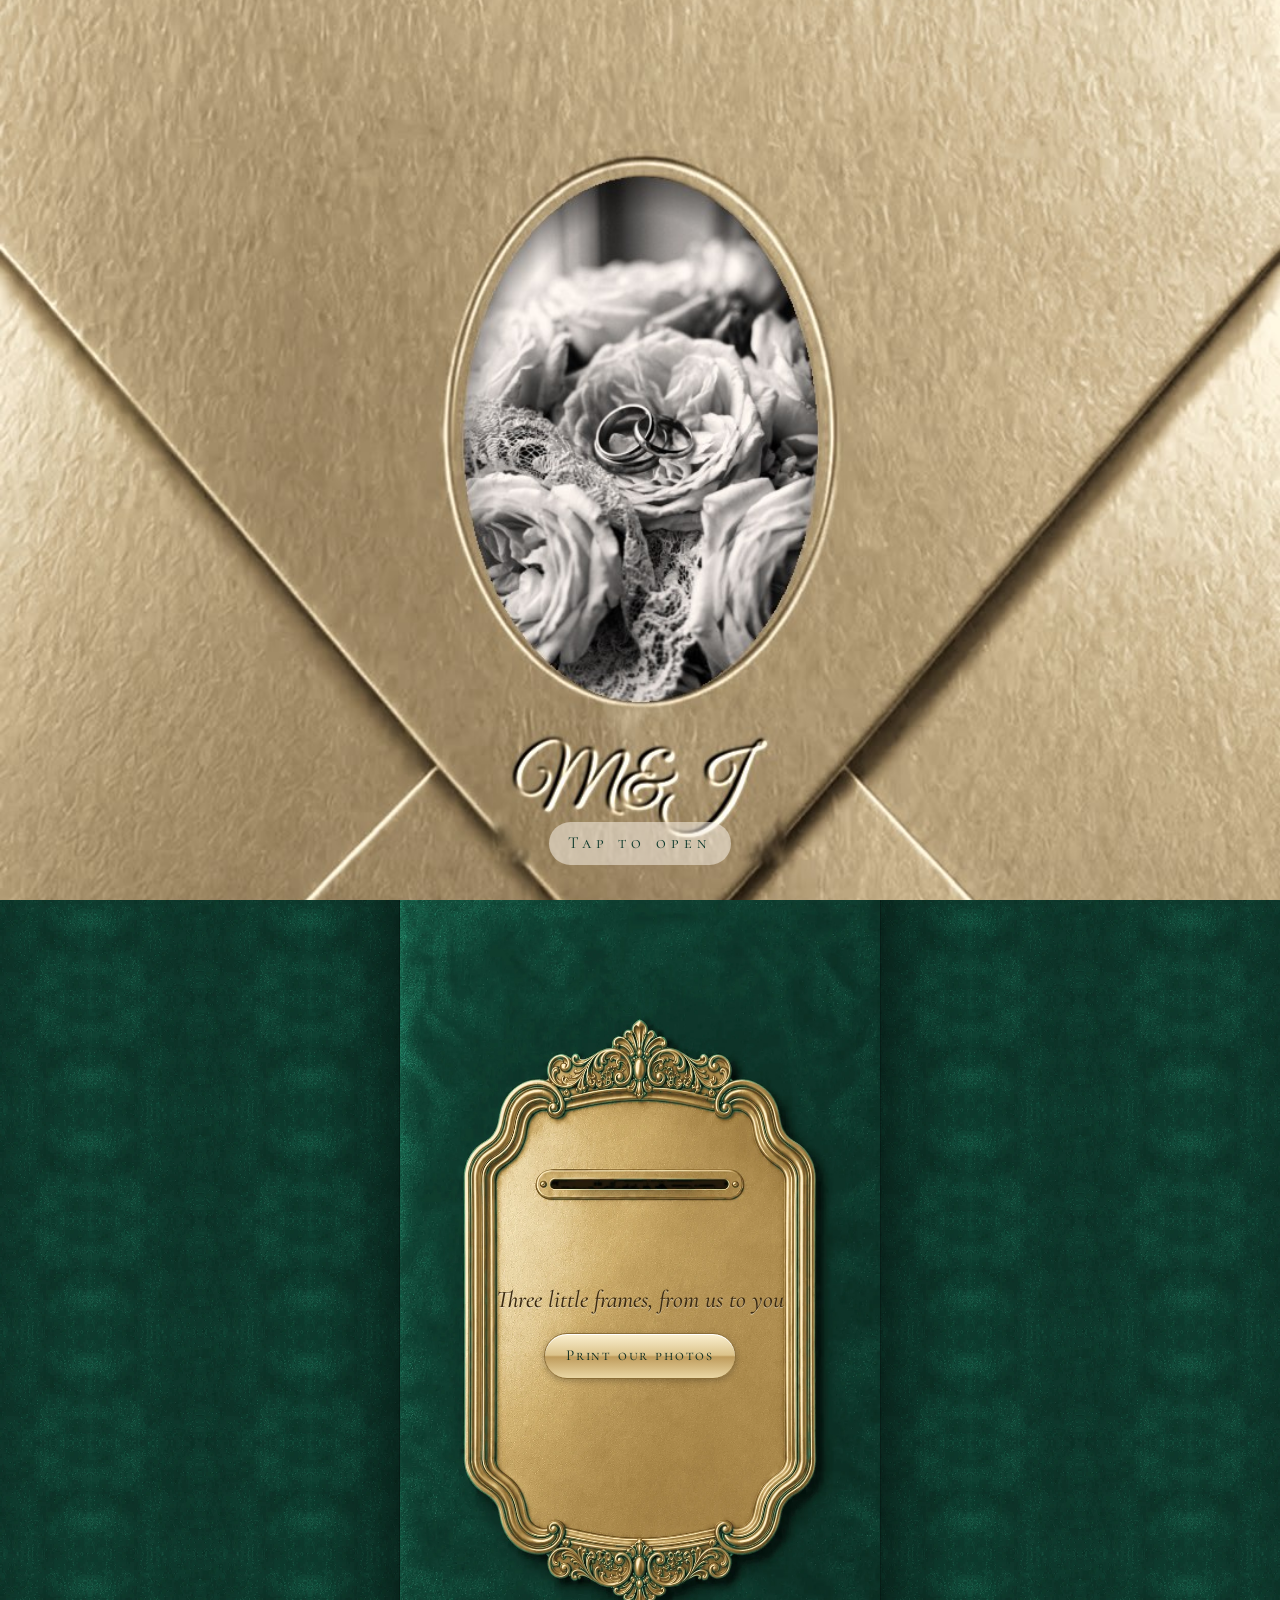
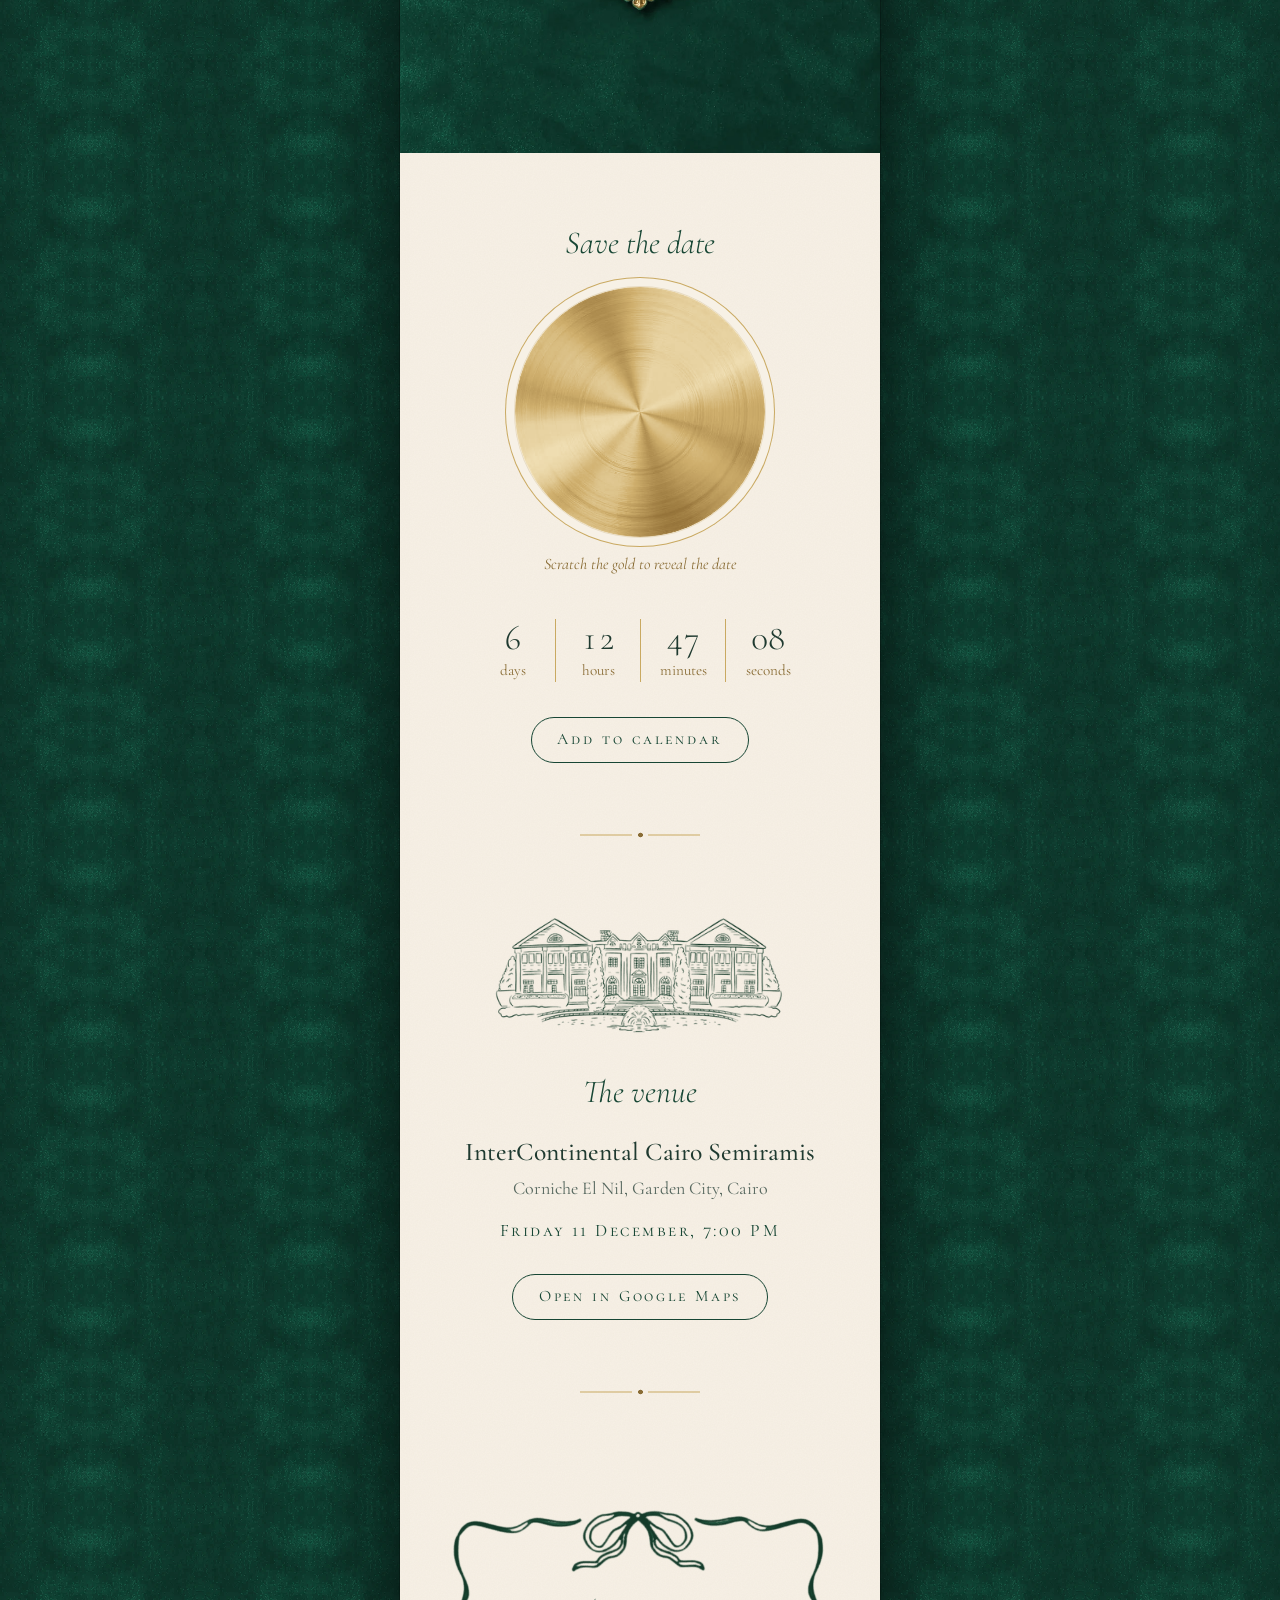
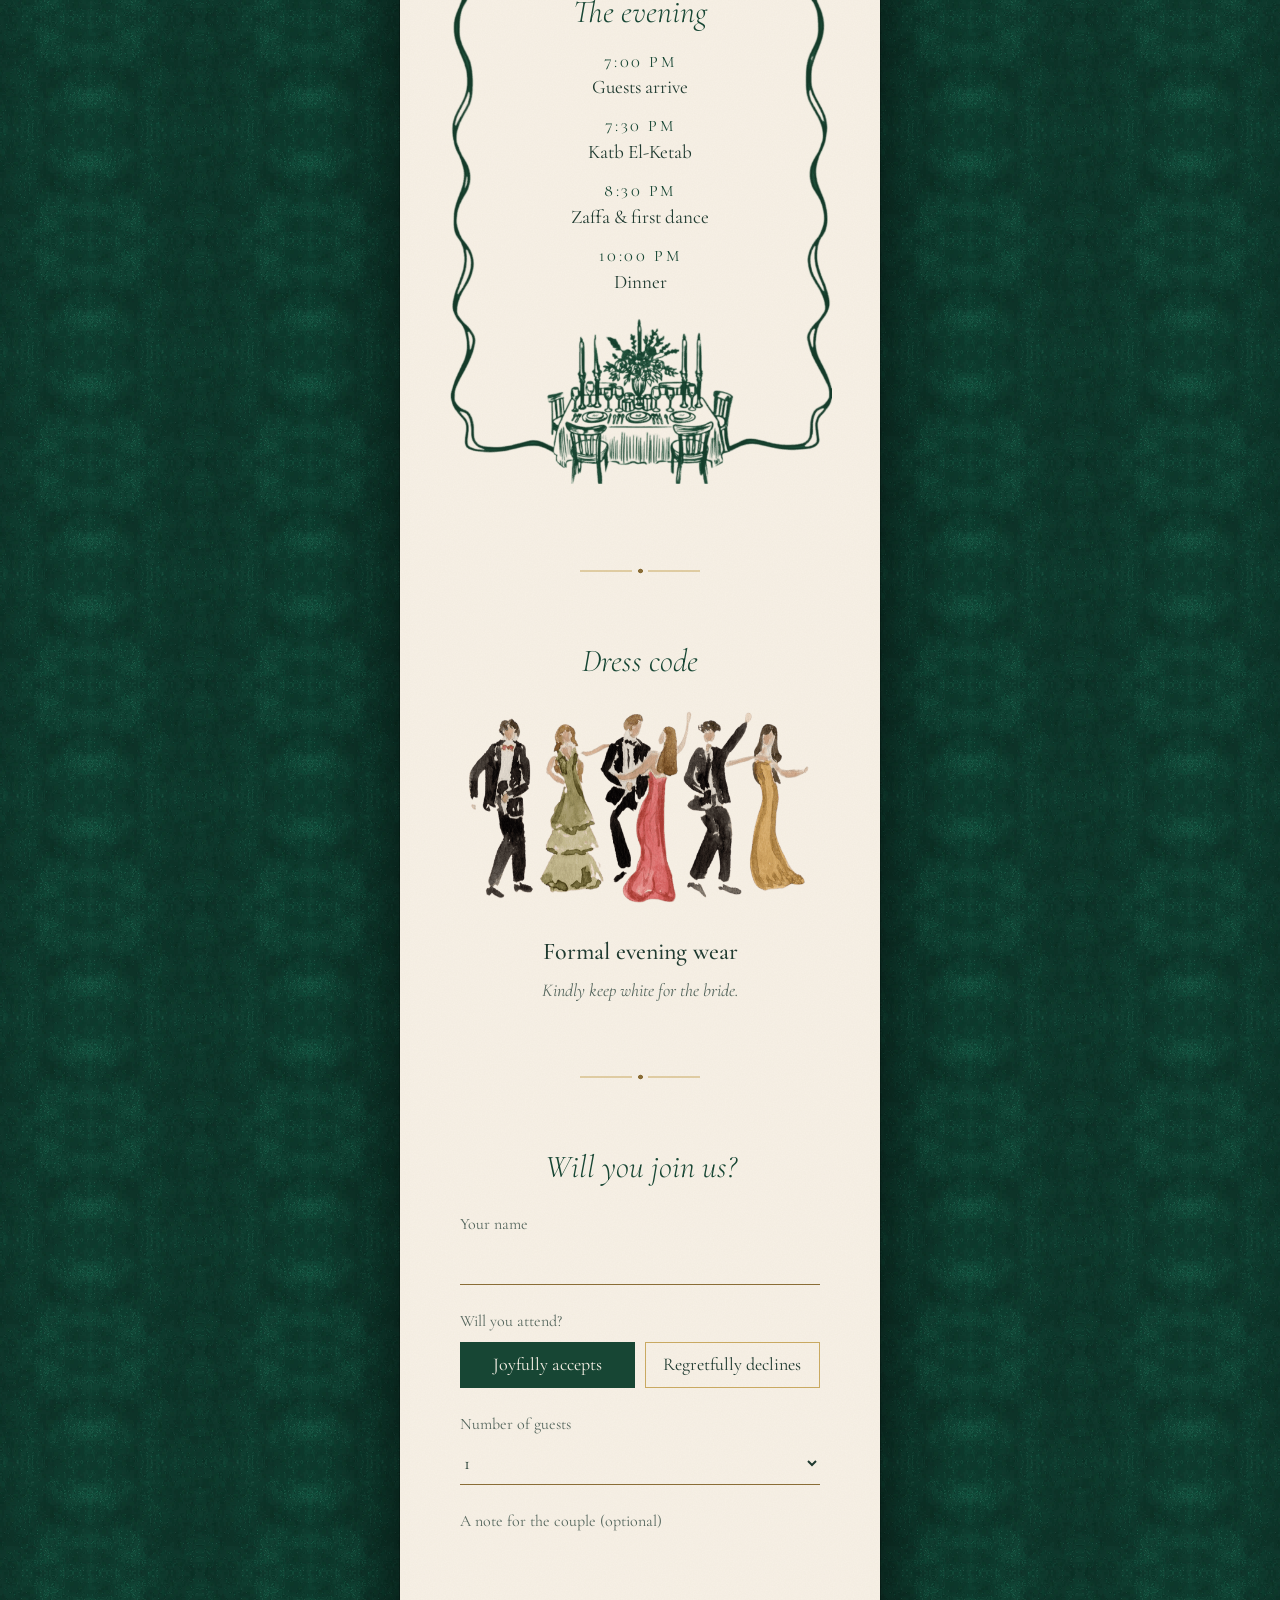
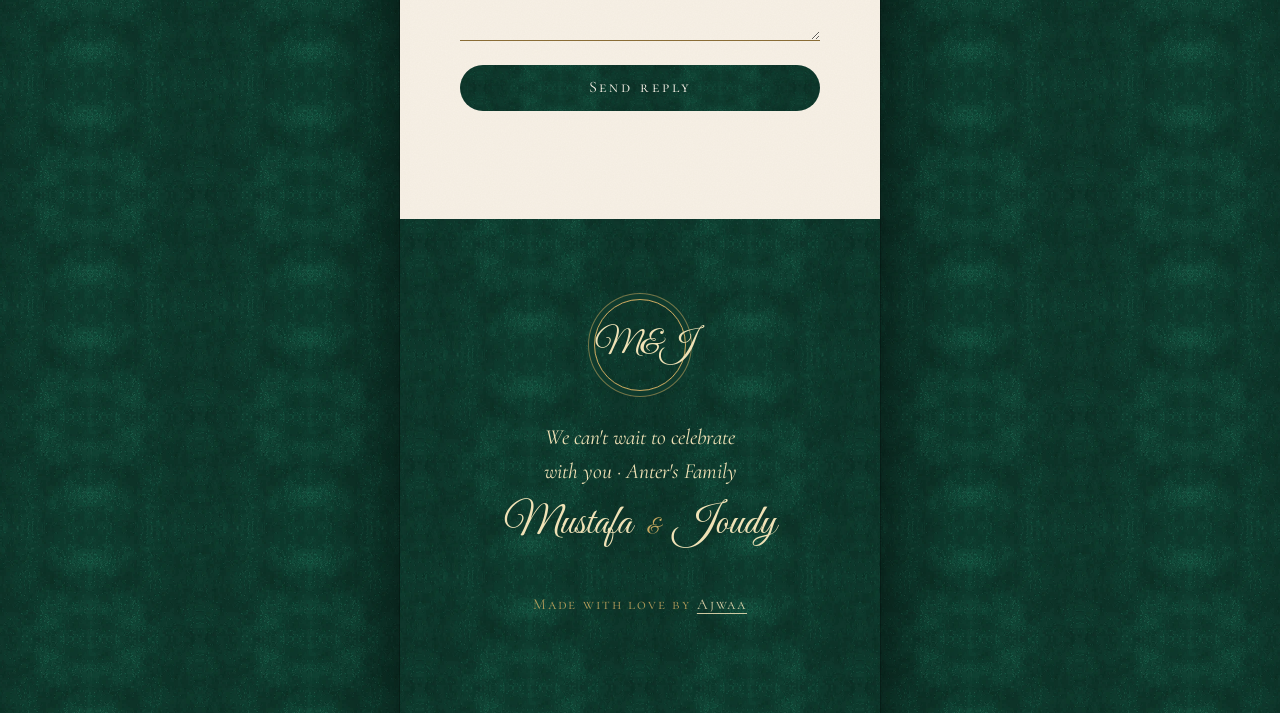
<file: index.html>
<!doctype html>
<html lang="en" dir="ltr">
<head>
  <meta charset="utf-8">
  <meta name="viewport" content="width=device-width, initial-scale=1, viewport-fit=cover">
  <meta name="theme-color" content="#0f3b2e">
  <meta name="color-scheme" content="only light">
  <title>Mustafa &amp; Joudy</title>
  <meta name="description" content="Mustafa &amp; Joudy · 11 December 2026 · InterContinental Cairo Semiramis">
  <meta property="og:type" content="website">
  <meta property="og:title" content="You're invited">
  <meta property="og:image" content="assets/images/og-card.jpg">
  <link rel="icon" href="assets/images/favicon.png">
  <link rel="preconnect" href="https://fonts.googleapis.com">
  <link rel="preconnect" href="https://fonts.gstatic.com" crossorigin>
  <link rel="stylesheet" href="https://fonts.googleapis.com/css2?family=Cormorant+Garamond:ital,wght@0,300;0,400;0,500;1,300;1,400&family=Cormorant+SC:wght@400;500&family=Great+Vibes&display=swap">
  <link rel="preload" as="image" href="assets/images/envelope.jpg" fetchpriority="high">
  <link rel="stylesheet" href="styles.css">
</head>
<body class="is-sealed">

  <!-- 1 · envelope -->
  <div class="envelope" id="envelope" role="button" tabindex="0" aria-label="Open the invitation">
    <img class="envelope__still" src="assets/images/envelope.jpg" alt="">
    <video class="envelope__video" src="assets/video/envelope-open.mp4" muted playsinline preload="auto"></video>
    <span class="envelope__hint" data-t="tapToOpen"></span>
    <div class="envelope__veil"></div>
  </div>

  <button class="sound" id="soundToggle" type="button" aria-label="Mute music" hidden>
    <svg viewBox="0 0 24 24" aria-hidden="true"><path class="on" d="M4 9v6h4l5 4V5L8 9H4zm12.5 3a4.5 4.5 0 0 0-2.5-4v8a4.5 4.5 0 0 0 2.5-4zM14 3.2v2.1a7 7 0 0 1 0 13.4v2.1a9 9 0 0 0 0-17.6z"/><path class="off" d="M4 9v6h4l5 4V5L8 9H4zm12.6 3 2.7-2.7-1.1-1.1-2.7 2.7-2.7-2.7-1.1 1.1 2.7 2.7-2.7 2.7 1.1 1.1 2.7-2.7 2.7 2.7 1.1-1.1z"/></svg>
  </button>
  <audio id="music" src="assets/audio/music.mp3" loop preload="none"></audio>

  <main class="suite">

    <!-- 2 · the couple walking -->
    <section class="stage" id="stage" aria-label="Invitation">
      <video class="stage__video" src="assets/video/hero-walk.mp4" poster="assets/images/hero-walk.jpg" muted loop playsinline preload="auto" aria-hidden="true"></video>
      <div class="stage__shade" aria-hidden="true"></div>
      <div class="stage__text">
        <p class="stage__above" data-t="hero.above"></p>
        <h1 class="names">
          <span data-t="couple.one"></span>
          <span class="names__joiner" data-t="couple.joiner"></span>
          <span data-t="couple.two"></span>
        </h1>
        <p class="stage__below" data-t="hero.below"></p>
      </div>
      <a class="stage__scroll" href="#booth" data-t="scroll"></a>
    </section>

    <!-- 3 · photobooth -->
    <section class="booth" id="booth">
      <div class="booth__frame">
        <img class="booth__plate" src="assets/images/photobooth.webp" alt="" loading="lazy">
        <div class="booth__slot">
          <div class="strip" id="strip" aria-hidden="true">
            <div class="strip__shot"></div>
            <div class="strip__shot"></div>
            <div class="strip__shot"></div>
            <p class="strip__foot"></p>
          </div>
        </div>
        <div class="booth__text">
          <p class="booth__line" data-t="boothLine"></p>
          <button class="btn btn--metal" id="printBtn" type="button" data-t="print"></button>
        </div>
      </div>
    </section>

    <!-- 4 · the date -->
    <section class="paper date" id="date">
      <h2 class="title" data-t="dateTitle"></h2>
      <div class="scratch" id="scratch">
        <div class="scratch__date" aria-live="polite">
          <span class="scratch__weekday" id="dWeekday"></span>
          <span class="scratch__day" id="dDay"></span>
          <span class="scratch__month" id="dMonth"></span>
          <span class="scratch__year" id="dYear"></span>
        </div>
        <canvas class="scratch__foil" id="foil" aria-label="Scratch the gold to reveal the date" role="img"></canvas>
      </div>
      <p class="hint" id="scratchHint" data-t="scratchHint"></p>

      <div class="countdown" id="countdown" aria-label="Countdown">
        <div><b id="cDays"></b><span data-t="days"></span></div>
        <div><b id="cHours"></b><span data-t="hours"></span></div>
        <div><b id="cMins"></b><span data-t="mins"></span></div>
        <div><b id="cSecs"></b><span data-t="secs"></span></div>
      </div>

      <div class="calendar">
        <button class="btn btn--line" id="calBtn" type="button" aria-expanded="false" aria-controls="calMenu" data-t="addToCalendar"></button>
        <div class="calendar__menu" id="calMenu" hidden>
          <a id="calGoogle" target="_blank" rel="noopener">Google</a>
          <a id="calApple" download="invitation.ics">Apple / iOS</a>
          <a id="calOutlook" target="_blank" rel="noopener">Outlook</a>
        </div>
      </div>
    </section>

    <!-- 5 · venue -->
    <section class="paper venue">
      <img class="venue__art" src="assets/images/venue.webp" alt="" loading="lazy">
      <h2 class="title" data-t="venueTitle"></h2>
      <p class="venue__name" data-t="venue.name"></p>
      <p class="venue__address" data-t="venue.address"></p>
      <p class="venue__time" id="venueTime"></p>
      <a class="btn btn--line" id="mapLink" target="_blank" rel="noopener" data-t="openMap"></a>
    </section>

    <!-- 6 · programme -->
    <section class="paper programme">
      <div class="programme__frame">
        <img src="assets/images/ribbon-frame.png" alt="" loading="lazy">
        <div class="programme__inner">
          <h2 class="title" data-t="programmeTitle"></h2>
          <ol class="programme__list" id="programme"></ol>
        </div>
      </div>
    </section>

    <!-- 7 · dress code -->
    <section class="paper dress">
      <h2 class="title" data-t="dressTitle"></h2>
      <img class="dress__art" src="assets/images/dresscode.png" alt="" loading="lazy">
      <p class="dress__name" data-t="dressCode.title"></p>
      <p class="dress__note" data-t="dressCode.note"></p>
    </section>


    <!-- 8 · rsvp -->
    <section class="paper rsvp" id="rsvp">
      <h2 class="title" data-t="rsvpTitle"></h2>
      <form class="form" id="rsvpForm" novalidate>
        <label class="field">
          <span data-t="fName"></span>
          <input name="name" autocomplete="name" maxlength="120" required>
          <em class="field__error" data-t="fNameError" hidden></em>
        </label>
        <fieldset class="choice">
          <legend data-t="fAttend"></legend>
          <label><input type="radio" name="attend" value="yes" checked><span data-t="fYes"></span></label>
          <label><input type="radio" name="attend" value="no"><span data-t="fNo"></span></label>
        </fieldset>
        <label class="field" id="guestsField">
          <span data-t="fGuests"></span>
          <select name="guests"><option>1</option><option>2</option><option>3</option><option>4</option><option>5</option></select>
        </label>
        <label class="field">
          <span data-t="fMessage"></span>
          <textarea name="message" rows="3" maxlength="1000"></textarea>
        </label>
        <button class="btn btn--velvet" type="submit" data-t="fSend"></button>
        <p class="form__note" id="rsvpStatus" role="status" aria-live="polite"></p>
      </form>
      <div class="rsvp__thanks" id="rsvpThanks" hidden>
        <p class="rsvp__thanks-title" data-t="thanksTitle"></p>
        <p class="rsvp__thanks-line" id="rsvpThanksLine"></p>
      </div>
    </section>

    <!-- 9 · closing -->
    <section class="closing">
      <span class="closing__seal" id="seal" aria-hidden="true"></span>
      <p class="closing__line" data-t="closing"></p>
      <p class="names names--small">
        <span data-t="couple.one"></span>
        <span class="names__joiner" data-t="couple.joiner"></span>
        <span data-t="couple.two"></span>
      </p>
      <p class="credit">Made with love by <a href="https://www.instagram.com/ajwaa.eg_26/?hl=en" target="_blank" rel="noopener">Ajwaa</a></p>
    </section>
  </main>

  <script src="config.js"></script>
  <script src="app.js"></script>
</body>
</html>
</file>
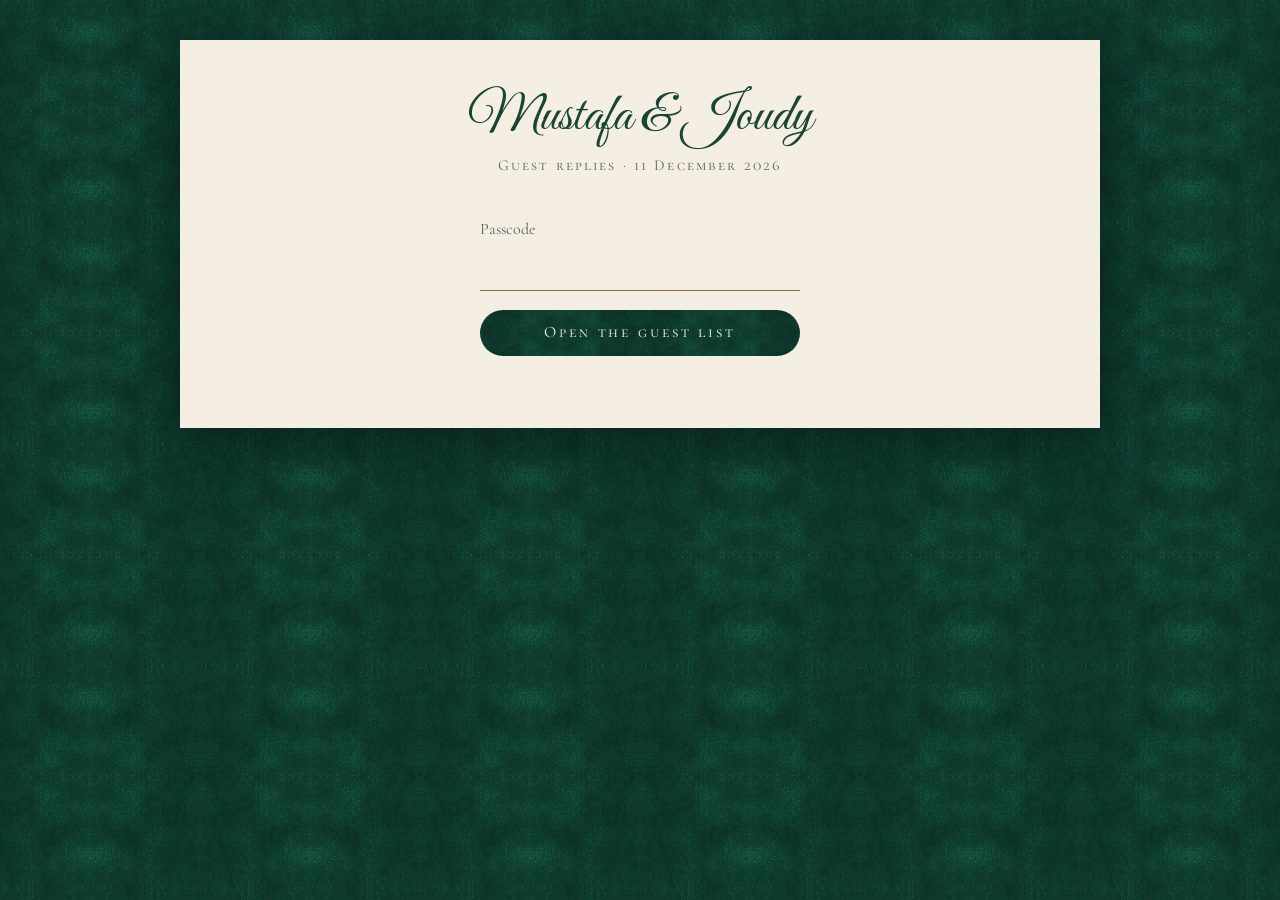
<file: rsvp.html>
<!doctype html>
<html lang="en" dir="ltr">
<head>
  <meta charset="utf-8">
  <meta name="viewport" content="width=device-width, initial-scale=1, viewport-fit=cover">
  <meta name="theme-color" content="#0f3b2e">
  <meta name="color-scheme" content="only light">
  <meta name="robots" content="noindex, nofollow">
  <title>Guest replies</title>
  <link rel="icon" href="assets/images/favicon.png">
  <link rel="preconnect" href="https://fonts.googleapis.com">
  <link rel="preconnect" href="https://fonts.gstatic.com" crossorigin>
  <link rel="stylesheet" href="https://fonts.googleapis.com/css2?family=Cormorant+Garamond:ital,wght@0,300;0,400;0,500;0,600;1,400&family=Cormorant+SC:wght@400;500&family=Great+Vibes&display=swap">
  <link rel="stylesheet" href="styles.css">
  <style>
    body { min-height: 100vh; padding: clamp(1rem, 4vw, 2.5rem) 1rem 3rem; }
    .sheet { max-width: 920px; margin: 0 auto; padding: 3rem clamp(1rem, 4vw, 3rem) 2.5rem; box-shadow: 0 20px 50px rgba(0, 0, 0, .35); }
    .head__names { margin: 0; font-family: var(--f-script); font-size: clamp(2.4rem, 9vw, 3.4rem); line-height: 1.1; color: var(--accent); }
    .head__sub { margin: .3rem 0 0; font-family: var(--f-sc); letter-spacing: .14em; font-size: .95rem; color: var(--muted); }

    .lock { max-width: 320px; margin: 2.5rem auto 0; display: grid; gap: 1.2rem; text-align: start; }
    .lock .btn { width: 100%; }
    .lock__error { margin: -.4rem 0 0; min-height: 1.3em; font-size: .95rem; text-align: center; color: #a3261c; }

    .stats { display: grid; grid-template-columns: repeat(4, 1fr); gap: .75rem; margin: 2.2rem 0 1.8rem; }
    .stat { padding: 1rem .5rem .9rem; border: 1px solid var(--paper-edge); background: rgba(255, 255, 255, .45); }
    .stat b { display: block; font-size: clamp(1.9rem, 6vw, 2.6rem); font-weight: 500; line-height: 1; color: var(--accent); font-variant-numeric: lining-nums tabular-nums; }
    .stat span { display: block; margin-top: .45rem; font-family: var(--f-sc); font-size: .85rem; letter-spacing: .1em; color: var(--muted); }
    .stat--no b { color: var(--gold-lo); }

    .tools { display: flex; flex-wrap: wrap; gap: .75rem; align-items: center; justify-content: space-between; margin-bottom: 1rem; }
    .filters { display: inline-flex; border: 1px solid var(--gold); }
    .filters button { min-height: 40px; padding: 0 .95rem; border: 0; background: transparent; cursor: pointer; font-size: 1rem; color: var(--ink); }
    .filters button + button { border-inline-start: 1px solid var(--gold); }
    .filters button[aria-pressed="true"] { background: var(--accent); color: var(--ivory); }
    .search { flex: 1 1 180px; max-width: 260px; min-height: 40px; padding: .3rem .1rem; border: 0; border-bottom: 1px solid var(--gold-lo); background: transparent; font-size: 1.05rem; }
    .search:focus { outline: none; border-bottom: 2px solid var(--accent); }
    .actions { display: flex; flex-wrap: wrap; gap: .6rem; justify-content: center; margin-top: 1.8rem; }
    .actions .btn { min-height: 42px; padding: .4rem 1.1rem; font-size: .95rem; }

    .list { margin: 0; padding: 0; list-style: none; text-align: start; border-top: 1px solid var(--paper-edge); }
    .row { display: grid; grid-template-columns: minmax(0, 1.4fr) auto 4.5rem minmax(0, 1fr); gap: .4rem 1rem; align-items: baseline; padding: .95rem .25rem; border-bottom: 1px solid var(--paper-edge); }
    .row__name { font-size: 1.2rem; font-weight: 600; overflow-wrap: anywhere; }
    .row__when { grid-column: 1; font-size: .9rem; color: var(--muted); }
    .pill { justify-self: start; padding: .1rem .6rem; font-family: var(--f-sc); font-size: .85rem; letter-spacing: .08em; border: 1px solid currentColor; white-space: nowrap; }
    .pill--yes { color: var(--accent); }
    .pill--no { color: var(--gold-lo); }
    .row__guests { font-variant-numeric: lining-nums; color: var(--muted); white-space: nowrap; }
    .row__msg { grid-column: 4; grid-row: 1 / span 2; font-style: italic; color: var(--ink); overflow-wrap: anywhere; }
    .empty { padding: 2.5rem 0 1rem; font-style: italic; color: var(--muted); }

    @media (max-width: 640px) {
      .stats { grid-template-columns: repeat(2, 1fr); }
      .tools { flex-direction: column; align-items: stretch; }
      .filters { align-self: center; }
      .search { flex: none; max-width: none; }
      .row { grid-template-columns: minmax(0, 1fr) auto; }
      .row__guests { grid-column: 2; grid-row: 2; justify-self: end; }
      .row__msg { grid-column: 1 / -1; grid-row: auto; }
    }
  </style>
</head>
<body>
  <main class="paper sheet">
    <p class="head__names" id="names"></p>
    <p class="head__sub" id="sub">Guest replies</p>

    <form class="lock" id="lock">
      <label class="field">
        <span>Passcode</span>
        <input name="passcode" type="password" autocomplete="current-password" required>
      </label>
      <button class="btn btn--velvet" type="submit">Open the guest list</button>
      <p class="lock__error" id="lockError" role="alert"></p>
    </form>

    <section id="board" hidden>
      <div class="stats">
        <div class="stat"><b id="sReplies">0</b><span>Replies</span></div>
        <div class="stat"><b id="sYes">0</b><span>Attending</span></div>
        <div class="stat"><b id="sGuests">0</b><span>Guests coming</span></div>
        <div class="stat stat--no"><b id="sNo">0</b><span>Declined</span></div>
      </div>

      <div class="tools">
        <div class="filters" role="group" aria-label="Show">
          <button type="button" data-f="all" aria-pressed="true">All</button>
          <button type="button" data-f="yes" aria-pressed="false">Attending</button>
          <button type="button" data-f="no" aria-pressed="false">Declined</button>
        </div>
        <input class="search" id="search" type="search" placeholder="Search by name" aria-label="Search by name">
      </div>

      <ul class="list" id="list"></ul>
      <p class="empty" id="empty" hidden></p>

      <div class="actions">
        <button class="btn btn--line" id="refresh" type="button">Refresh</button>
        <button class="btn btn--line" id="csv" type="button">Download CSV</button>
        <button class="btn btn--line" id="signout" type="button">Lock</button>
      </div>
    </section>
  </main>

  <script src="config.js"></script>
  <script>
  (() => {
    const C = window.INVITE;
    const $ = (s) => document.querySelector(s);
    const TZ = C.timeZone || "Africa/Cairo";
    const KEY = "rsvp-passcode";
    const store = {
      get: () => { try { return sessionStorage.getItem(KEY); } catch { return null; } },
      set: (v) => { try { sessionStorage.setItem(KEY, v); } catch {} },
      clear: () => { try { sessionStorage.removeItem(KEY); } catch {} },
    };
    // device key from the server after a successful open: lets this browser in even
    // when the list is paused for unknown devices after a flood of wrong tries
    const DEVICE = "rsvp-device";
    const device = {
      get: () => { try { return localStorage.getItem(DEVICE); } catch { return null; } },
      set: (v) => { try { localStorage.setItem(DEVICE, v); } catch {} },
    };
    let rows = [], filter = "all", passcode = null;

    $("#names").textContent = `${C.couple.one} & ${C.couple.two}`;
    $("#sub").textContent = "Guest replies · " + new Intl.DateTimeFormat("en-GB", { timeZone: TZ, day: "numeric", month: "long", year: "numeric" }).format(new Date(C.date));

    async function load(code) {
      const res = await fetch(`${C.supabase.url}/rest/v1/rpc/list_rsvps`, {
        method: "POST",
        headers: { apikey: C.supabase.key, "Content-Type": "application/json" },
        body: JSON.stringify({ passcode: code, device: device.get() }),
      });
      if (!res.ok) throw new Error("network");
      const out = await res.json();
      if (!out.ok) throw new Error(out.error); // "passcode", "locked" or "busy"
      if (out.device) device.set(out.device);
      return out.rows;
    }

    async function open(code, quiet) {
      const btn = $("#lock button");
      btn.disabled = true;
      $("#lockError").textContent = "";
      try {
        rows = await load(code);
        passcode = code;
        store.set(code);
        $("#lock").hidden = true;
        $("#board").hidden = false;
        render();
      } catch (e) {
        store.clear();
        const why = {
          passcode: "That passcode isn't right.",
          locked: "Too many wrong tries. Wait 15 minutes, then try again.",
          busy: "The guest list is paused after many wrong tries. Try again in 15 minutes.",
        };
        if (!quiet) $("#lockError").textContent = why[e.message] || "Couldn't reach the guest list. Check your connection and try again.";
      } finally {
        btn.disabled = false;
      }
    }

    const when = (iso) => new Intl.DateTimeFormat("en-GB", { timeZone: TZ, day: "numeric", month: "short", hour: "numeric", minute: "2-digit" }).format(new Date(iso));

    function render() {
      const yes = rows.filter((r) => r.attending);
      $("#sReplies").textContent = rows.length;
      $("#sYes").textContent = yes.length;
      $("#sGuests").textContent = yes.reduce((n, r) => n + (r.guests || 0), 0);
      $("#sNo").textContent = rows.length - yes.length;

      const q = $("#search").value.trim().toLowerCase();
      const shown = rows.filter((r) =>
        (filter === "all" || (filter === "yes") === r.attending) && (!q || r.name.toLowerCase().includes(q)));

      $("#list").replaceChildren(...shown.map((r) => {
        const li = document.createElement("li");
        li.className = "row";
        const name = Object.assign(document.createElement("span"), { className: "row__name", textContent: r.name });
        const pill = Object.assign(document.createElement("span"), {
          className: `pill pill--${r.attending ? "yes" : "no"}`, textContent: r.attending ? "Attending" : "Declined" });
        const guests = Object.assign(document.createElement("span"), {
          className: "row__guests", textContent: r.attending ? `${r.guests} ${r.guests === 1 ? "guest" : "guests"}` : "" });
        const msg = Object.assign(document.createElement("span"), { className: "row__msg", textContent: r.message || "" });
        const at = Object.assign(document.createElement("span"), { className: "row__when", textContent: when(r.created_at) });
        li.append(name, pill, guests, msg, at);
        return li;
      }));
      const empty = $("#empty");
      empty.hidden = shown.length > 0;
      empty.textContent = rows.length ? "No replies match." : "No replies yet.";
    }

    function csv() {
      // guests type names and notes, so anything a spreadsheet would run as a formula stays text
      const cell = (v) => {
        let s = String(v ?? "");
        if (/^[=+\-@\t\r]/.test(s)) s = "'" + s;
        return `"${s.replace(/"/g, '""')}"`;
      };
      const lines = [["Name", "Attending", "Guests", "Message", "Replied at (Cairo)"].map(cell).join(",")];
      rows.forEach((r) => lines.push([r.name, r.attending ? "Yes" : "No", r.attending ? r.guests : 0, r.message, when(r.created_at)].map(cell).join(",")));
      const url = URL.createObjectURL(new Blob(["﻿" + lines.join("\r\n")], { type: "text/csv;charset=utf-8" }));
      const a = Object.assign(document.createElement("a"), { href: url, download: "rsvp.csv" });
      document.body.append(a); a.click(); a.remove();
      setTimeout(() => URL.revokeObjectURL(url), 1000);
    }

    $("#lock").addEventListener("submit", (e) => {
      e.preventDefault();
      const code = e.target.passcode.value;
      if (code) open(code);
    });
    document.querySelectorAll(".filters button").forEach((b) => b.addEventListener("click", () => {
      filter = b.dataset.f;
      document.querySelectorAll(".filters button").forEach((x) => x.setAttribute("aria-pressed", String(x === b)));
      render();
    }));
    $("#search").addEventListener("input", render);
    $("#refresh").addEventListener("click", async () => {
      try { rows = await load(passcode); render(); } catch { /* keep the last list */ }
    });
    $("#csv").addEventListener("click", csv);
    $("#signout").addEventListener("click", () => {
      store.clear(); passcode = null; rows = [];
      $("#board").hidden = true; $("#lock").hidden = false; $("#lock").reset();
    });

    const saved = store.get();
    if (saved) open(saved, true);
  })();
  </script>
</body>
</html>
</file>
<file: styles.css>
/* ---------- tokens ---------- */
:root {
  --velvet: #0f3b2e;
  --velvet-deep: #0a2a20;
  --accent: #174634;
  --ink: #1f3a30;
  --muted: #56675e;
  --ivory: #f7f1e6;
  --paper-edge: #e8dcc4;
  --gold-hi: #f0e2b6;
  --gold: #c9a961;
  --gold-lo: #8a6d36;

  --f-script: "Great Vibes", cursive;
  --f-serif: "Cormorant Garamond", "Times New Roman", serif;
  --f-sc: "Cormorant SC", "Cormorant Garamond", serif;
  --names-size: clamp(3.4rem, 15vw, 4.6rem);

  --col: 480px;
  --ease-out: cubic-bezier(.22, 1, .36, 1);
}

*, *::before, *::after { box-sizing: border-box; }
html { -webkit-text-size-adjust: 100%; scroll-behavior: smooth; }
body {
  margin: 0;
  color: var(--ink);
  font-family: var(--f-serif);
  font-size: 1.125rem;
  line-height: 1.6;
  background: var(--velvet) url("assets/images/velvet.webp") repeat center top / 220px auto;
  -webkit-font-smoothing: antialiased;
  overflow-x: hidden;
}
body.is-sealed { overflow: hidden; }
img, video { display: block; max-width: 100%; }
button, input, select, textarea { font: inherit; color: inherit; }
:focus-visible { outline: 2px solid var(--gold-hi); outline-offset: 3px; }
.paper :focus-visible { outline-color: var(--accent); }
[hidden] { display: none !important; }

/* ---------- fixed controls ---------- */
.sound {
  position: fixed; z-index: 60;
  bottom: max(env(safe-area-inset-bottom), 16px);
  inset-inline-end: 16px;
  width: 44px; height: 44px; border-radius: 50%;
  display: grid; place-items: center;
  border: 1px solid rgba(240, 226, 182, .6);
  background: rgba(10, 42, 32, .6);
  backdrop-filter: blur(6px);
  cursor: pointer;
}
.sound svg { width: 20px; height: 20px; fill: var(--gold-hi); }
.sound .off, .sound.is-muted .on { display: none; }
.sound.is-muted .off { display: inline; }

/* ---------- 1 · envelope ---------- */
.envelope {
  position: fixed; inset: 0; z-index: 50;
  background: #c9b894;
  cursor: pointer;
  overflow: hidden;
}
.envelope__still, .envelope__video {
  position: absolute; inset: 0; width: 100%; height: 100%;
  object-fit: cover; object-position: 50% 34%;
}
.envelope__video { opacity: 0; }
.envelope.is-playing .envelope__video { opacity: 1; }
.envelope__hint {
  position: absolute; inset-inline: 0; bottom: max(env(safe-area-inset-bottom), 2.2rem);
  width: fit-content; margin: auto;
  padding: .5rem 1.2rem;
  font-family: var(--f-sc); font-size: 1.05rem; letter-spacing: .3em;
  color: var(--velvet);
  background: rgba(247, 241, 230, .55);
  border-radius: 999px;
  animation: breathe 2.4s ease-in-out infinite;
}
.envelope.is-playing .envelope__hint { opacity: 0; animation: none; transition: opacity .3s; }
.envelope__veil {
  position: absolute; inset: 0; background: var(--ivory);
  opacity: 0; pointer-events: none;
  transition: opacity 1s ease-in-out;
}
.envelope.is-fading .envelope__veil { opacity: 1; }
.envelope.is-gone { opacity: 0; visibility: hidden; transition: opacity .6s ease, visibility 0s .6s; }
@keyframes breathe { 50% { opacity: .45; } }

/* ---------- the suite column ---------- */
.suite {
  width: 100%; max-width: var(--col);
  margin: 0 auto;
  background: var(--ivory);
  box-shadow: 0 0 0 1px rgba(0, 0, 0, .25), 0 30px 80px rgba(0, 0, 0, .55);
}

/* ---------- 2 · stage ---------- */
.stage {
  position: relative;
  height: 100vh; height: 100svh;
  min-height: 600px; max-height: 960px;
  overflow: hidden;
  background: var(--velvet-deep);
  isolation: isolate;
}
.stage__video {
  position: absolute; inset: 0; width: 100%; height: 100%;
  object-fit: cover; object-position: 50% 50%;
  opacity: 0; transform: scale(1.06); filter: blur(10px);
  transition: opacity 1.6s ease, transform 3.2s var(--ease-out), filter 2.4s ease;
}
.stage.is-bloomed .stage__video { opacity: 1; transform: none; filter: none; }
.stage__shade { /* keeps the text readable over the footage */
  position: absolute; inset: 0;
  background:
    linear-gradient(180deg, rgba(10, 42, 32, .62) 0%, rgba(10, 42, 32, .38) 38%, rgba(10, 42, 32, .08) 62%, rgba(10, 42, 32, .45) 100%);
}

.stage__text {
  position: absolute; inset: 0;
  display: flex; flex-direction: column; align-items: center; justify-content: center;
  justify-content: flex-start;
  padding: 15% 12% 0;
  text-align: center;
  color: var(--ivory);
  text-shadow: 0 1px 12px rgba(5, 25, 18, .55);
  opacity: 0; transform: translateY(10px);
  transition: opacity 1.4s ease, transform 1.6s var(--ease-out);
}
.stage.is-bloomed .stage__text { opacity: 1; transform: none; transition-delay: .9s; }
.stage__above, .stage__below { margin: 0; color: var(--ivory); }
.stage .names { color: var(--gold-hi); }
.stage .names__joiner { color: var(--ivory); }
.stage__above { font-style: italic; font-weight: 300; font-size: 1.2rem; }
.stage__below { font-size: 1.15rem; max-width: 15em; text-wrap: balance; }

.names {
  margin: .5rem 0 .9rem;
  display: flex; flex-direction: column; align-items: center;
  font-family: var(--f-script); font-weight: 400;
  font-size: var(--names-size); line-height: .95;
  color: var(--accent);
}
.names__joiner { font-size: .5em; line-height: 1.2; color: var(--gold-lo); }

.stage__scroll {
  position: absolute; inset-inline: 0; bottom: 1.4rem;
  width: fit-content; margin: auto; padding: .6rem 1rem;
  font-family: var(--f-sc); font-size: .9rem; letter-spacing: .25em;
  color: var(--ivory); text-decoration: none;
  opacity: 0; transition: opacity 1s 1.8s;
}
.stage__scroll::after {
  content: ""; display: block; width: 1px; height: 28px; margin: .4rem auto 0;
  background: linear-gradient(var(--ivory), transparent);
}
.stage.is-bloomed .stage__scroll { opacity: .75; }

/* ---------- 3 · photobooth ---------- */
.booth {
  background: var(--velvet) url("assets/images/velvet.webp") repeat center / 220px auto;
  padding: 0;
}
.booth__frame { position: relative; aspect-ratio: 941 / 1672; }
.booth__plate { position: absolute; inset: 0; width: 100%; height: 100%; }
.booth__slot {
  position: absolute; top: 33.85%; left: 0; right: 0; bottom: 0;
  overflow: hidden; pointer-events: none;
}
.strip {
  position: absolute; top: 0; left: 37.4%; width: 25.2%;
  padding: 1.3% 1.3% 0;
  background: #f3eee4;
  box-shadow: 0 1px 0 rgba(255, 255, 255, .6) inset, 0 6px 14px rgba(0, 0, 0, .28);
  transform: translateY(-101%);
}
.strip.is-printing { animation: print 4.2s steps(1) forwards; }
.strip.is-printed { transform: none; }
@keyframes print {
  0% { transform: translateY(-101%); }
  6% { transform: translateY(-96%); }
  14% { transform: translateY(-88%); }
  22% { transform: translateY(-79%); }
  30% { transform: translateY(-70%); }
  38% { transform: translateY(-61%); }
  46% { transform: translateY(-52%); }
  54% { transform: translateY(-43%); }
  62% { transform: translateY(-34%); }
  70% { transform: translateY(-25%); }
  78% { transform: translateY(-16%); }
  86% { transform: translateY(-8%); }
  94%, 100% { transform: translateY(0); }
}
.strip__shot {
  position: relative;
  aspect-ratio: 4 / 3;
  margin-bottom: 7%;
  background: #2b2522 center / cover no-repeat;
  filter: grayscale(1) contrast(1.05) sepia(.18);
  overflow: hidden;
}
.strip__shot::after { /* print grain + vignette */
  content: ""; position: absolute; inset: 0;
  background:
    radial-gradient(ellipse at center, transparent 45%, rgba(0, 0, 0, .45)),
    url("data:image/svg+xml,%3Csvg xmlns='http://www.w3.org/2000/svg' width='120' height='120'%3E%3Cfilter id='n'%3E%3CfeTurbulence type='fractalNoise' baseFrequency='.9' numOctaves='2' stitchTiles='stitch'/%3E%3C/filter%3E%3Crect width='120' height='120' filter='url(%23n)' opacity='.35'/%3E%3C/svg%3E");
  mix-blend-mode: overlay;
}
.strip__shot--mono, .strip__shot--names {
  display: grid; place-items: center;
  color: #f3ead2; font-family: "Great Vibes", cursive;
  font-size: clamp(1.1rem, 5.4vw, 1.6rem); line-height: 1;
}
.strip__shot--names { font-size: clamp(.7rem, 3.2vw, .95rem); font-family: var(--f-sc); letter-spacing: .12em; text-align: center; }
.strip__foot {
  margin: 0; padding: 2% 0 9%;
  font-family: var(--f-sc); font-size: clamp(.5rem, 2.3vw, .7rem);
  letter-spacing: .14em; text-align: center; color: #5b514a;
  direction: ltr;
}
.booth__text {
  position: absolute; left: 19%; right: 19%; top: 45%;
  display: flex; flex-direction: column; align-items: center; gap: 1.1rem;
  text-align: center;
  transition: opacity .5s;
}
.booth.is-printing .booth__text { opacity: 0; pointer-events: none; }
.booth__line {
  margin: 0;
  font-style: italic; font-weight: 500; font-size: clamp(1.2rem, 5.4vw, 1.5rem); line-height: 1.3;
  color: #3b2a10;
  text-shadow: 0 1px 0 rgba(255, 255, 255, .5);
  text-wrap: balance;
}

/* ---------- buttons ---------- */
.btn {
  display: inline-flex; align-items: center; justify-content: center;
  min-height: 46px; padding: .55rem 1.6rem;
  border-radius: 999px;
  font-family: var(--f-sc); font-size: 1rem; letter-spacing: .18em;
  text-decoration: none; cursor: pointer;
  transition: filter .2s, background-color .2s, color .2s;
}
.btn--metal {
  color: var(--velvet-deep);
  border: 1px solid #8a6d36;
  background: linear-gradient(180deg, #fbf1d2 0%, #dcc38a 48%, #bf9c5c 52%, #ead7a4 100%);
  box-shadow: 0 1px 0 #fff inset, 0 2px 6px rgba(0, 0, 0, .25);
}
.btn--metal:hover { filter: brightness(1.05); }
.btn--line { color: var(--accent); border: 1px solid currentColor; background: transparent; }
.btn--line:hover { background: var(--accent); color: var(--ivory); }

/* ---------- paper sections ---------- */
.paper {
  position: relative;
  padding: 4.5rem 1.75rem;
  text-align: center;
  background-color: var(--ivory);
  background-image: url("data:image/svg+xml,%3Csvg xmlns='http://www.w3.org/2000/svg' width='200' height='200'%3E%3Cfilter id='p'%3E%3CfeTurbulence type='fractalNoise' baseFrequency='.75' numOctaves='3' stitchTiles='stitch'/%3E%3CfeColorMatrix values='0 0 0 0 .45 0 0 0 0 .3 0 0 0 0 .2 0 0 0 .06 0'/%3E%3C/filter%3E%3Crect width='200' height='200' filter='url(%23p)'/%3E%3C/svg%3E");
}
.paper + .paper::before { /* a hairline with a centre knot, like a folded card */
  content: ""; position: absolute; top: 0; left: 50%;
  width: 120px; height: 9px; transform: translate(-50%, -50%);
  background:
    radial-gradient(circle, var(--gold-lo) 2.2px, transparent 2.6px) center / 9px 9px no-repeat,
    linear-gradient(var(--gold), var(--gold)) left center / 52px 1px no-repeat,
    linear-gradient(var(--gold), var(--gold)) right center / 52px 1px no-repeat;
}
.title {
  margin: 0 0 1.6rem;
  font-family: var(--f-serif); font-weight: 300; font-style: italic;
  font-size: 2rem; line-height: 1.15;
  color: var(--accent);
}
.hint { margin: .9rem 0 0; font-size: 1rem; font-style: italic; color: var(--gold-lo); transition: opacity .6s; }

/* ---------- 4 · date ---------- */
.scratch {
  position: relative;
  width: min(250px, 70vw); aspect-ratio: 1;
  margin: 0 auto;
  border-radius: 50%;
  box-shadow: 0 0 0 1px var(--paper-edge), 0 0 0 9px var(--ivory), 0 0 0 10px var(--gold);
}
.scratch__date {
  position: absolute; inset: 0;
  display: flex; flex-direction: column; align-items: center; justify-content: center;
  border-radius: 50%;
  background: radial-gradient(circle at 50% 40%, #fffaf2, #efe4d2);
  line-height: 1.05;
}
.scratch__weekday { font-family: var(--f-sc); font-size: 1.05rem; letter-spacing: .2em; color: var(--gold-lo); }
.scratch__day { font-weight: 300; font-size: 5rem; line-height: .95; color: var(--accent); }
.scratch__month { font-style: italic; font-size: 1.5rem; }
.scratch__year { font-family: var(--f-sc); font-size: 1.05rem; letter-spacing: .3em; color: var(--gold-lo); }
.scratch__foil {
  position: absolute; inset: 0; width: 100%; height: 100%;
  border-radius: 50%;
  touch-action: none; cursor: grab;
  transition: opacity .9s ease;
}
.scratch.is-revealed .scratch__foil { opacity: 0; pointer-events: none; }

.countdown {
  display: grid; grid-template-columns: repeat(4, 1fr);
  max-width: 340px; margin: 2.6rem auto 0;
  direction: ltr;
}
.countdown div { display: flex; flex-direction: column; align-items: center; padding: 0 .25rem; }
.countdown div + div { border-inline-start: 1px solid var(--gold); }
.countdown b { font-weight: 300; font-size: 2.2rem; line-height: 1.1; font-variant-numeric: tabular-nums; color: var(--ink); }
.countdown span { font-size: .95rem; color: var(--gold-lo); }

.calendar { position: relative; margin-top: 2.2rem; }
.calendar__menu {
  position: absolute; z-index: 5; left: 50%; top: calc(100% + 8px); transform: translateX(-50%);
  min-width: 200px;
  display: flex; flex-direction: column;
  background: var(--ivory);
  border: 1px solid var(--gold);
  box-shadow: 0 10px 30px rgba(15, 59, 46, .18);
}
.calendar__menu a {
  padding: .8rem 1rem; min-height: 44px;
  font-family: "Cormorant SC", serif; letter-spacing: .14em;
  color: var(--accent); text-decoration: none;
}
.calendar__menu a + a { border-top: 1px solid var(--paper-edge); }
.calendar__menu a:hover { background: #efe7d4; }

/* ---------- 5 · venue ---------- */
.venue__art { width: 82%; margin: 0 auto 2rem; mix-blend-mode: multiply; }
.venue__name { margin: 0; font-size: 1.6rem; font-weight: 500; line-height: 1.25; color: var(--ink); }
.venue__address { margin: .35rem auto 0; max-width: 22em; color: var(--muted); }
.venue__time { margin: .9rem 0 1.8rem; font-family: var(--f-sc); font-size: 1.1rem; letter-spacing: .14em; color: var(--accent); }

/* ---------- 6 · programme ---------- */
.programme { padding: 3rem 1rem; }
.programme__frame { position: relative; max-width: 400px; margin: 0 auto; }
.programme__frame > img { width: 100%; mix-blend-mode: multiply; }
.programme__inner { position: absolute; left: 13%; right: 13%; top: 20%; bottom: 31%; display: flex; flex-direction: column; justify-content: center; }
.programme__inner .title { margin-bottom: 1.2rem; }
.programme__list { list-style: none; margin: 0; padding: 0; display: grid; gap: .95rem; }
.programme__list time { display: block; font-family: var(--f-sc); font-size: 1rem; letter-spacing: .16em; color: var(--accent); direction: ltr; }
.programme__list span { display: block; font-size: 1.2rem; line-height: 1.25; }

/* ---------- 7 · dress code ---------- */
.dress__art { width: 92%; margin: 0 auto 1.6rem; mix-blend-mode: multiply; }
.dress__name { margin: 0; font-size: 1.5rem; font-weight: 500; }
.dress__note { margin: .3rem 0 0; font-style: italic; color: var(--muted); }

/* ---------- 8 · rsvp ---------- */
.form { max-width: 360px; margin: 0 auto; text-align: start; display: grid; gap: 1.5rem; }
.field { display: grid; gap: .25rem; }
.field > span, .choice legend { font-size: 1rem; color: var(--muted); }
.field input, .field select, .field textarea {
  width: 100%; min-height: 44px; padding: .4rem 0;
  border: 0; border-bottom: 1px solid var(--gold-lo); border-radius: 0;
  background: transparent; font-size: 1.15rem; color: var(--ink);
}
.field textarea { resize: vertical; }
.field input:focus, .field select:focus, .field textarea:focus { outline: none; border-bottom: 2px solid var(--accent); }
.field__error { font-style: normal; font-size: .95rem; color: #a3261c; }
.choice { border: 0; margin: 0; padding: 0; display: grid; grid-template-columns: 1fr 1fr; gap: .6rem; }
.choice legend { padding: 0; margin-bottom: .45rem; grid-column: 1 / -1; }
.choice label { position: relative; }
.choice input { position: absolute; opacity: 0; inset: 0; cursor: pointer; }
.choice span {
  display: grid; place-items: center; min-height: 46px; padding: .3rem .6rem;
  border: 1px solid var(--gold); text-align: center; line-height: 1.2;
  transition: background-color .2s, color .2s, border-color .2s;
}
.choice input:checked + span { background: var(--accent); border-color: var(--accent); color: var(--ivory); }
.choice input:focus-visible + span { outline: 2px solid var(--accent); outline-offset: 2px; }
.btn--velvet {
  width: 100%;
  color: var(--ivory); border: 0;
  background: var(--velvet) url("assets/images/velvet.webp") center / 160px auto;
}
.btn--velvet:hover { filter: brightness(1.2); }
.btn--velvet:disabled { opacity: .6; cursor: progress; filter: none; }
.form__note { margin: -.6rem 0 0; min-height: 1.4em; font-size: .95rem; text-align: center; color: var(--gold-lo); }
.form__note.is-error { color: #a3261c; }
.rsvp__thanks { max-width: 360px; margin: 0 auto; }
.rsvp__thanks-title { margin: 0; font-family: var(--f-script); font-size: 2.6rem; line-height: 1.2; color: var(--accent); }
.rsvp__thanks-line { margin: .4rem 0 0; font-style: italic; color: var(--muted); }

/* ---------- 9 · closing ---------- */
.closing {
  padding: 5rem 1.75rem calc(6rem + env(safe-area-inset-bottom));
  text-align: center;
  background: var(--velvet) url("assets/images/velvet.webp") repeat center / 220px auto;
  color: var(--gold-hi);
}
.closing__seal {
  display: grid; place-items: center;
  width: 92px; height: 92px; margin: 0 auto 1.8rem;
  border-radius: 50%;
  border: 1px solid var(--gold);
  box-shadow: 0 0 0 5px var(--velvet), 0 0 0 6px rgba(201, 169, 97, .55);
  font-family: "Great Vibes", cursive; font-size: 2.1rem; line-height: 1;
  color: var(--gold-hi);
}
.closing__line { margin: 0 auto 1rem; max-width: 16em; font-style: italic; font-size: 1.35rem; text-wrap: balance; }
.names--small { --names-size: 2.6rem; margin: 0; color: var(--gold-hi); flex-direction: row; justify-content: center; gap: .35em; align-items: baseline; }
.names--small .names__joiner { color: var(--gold); }
.credit {
  margin: 3rem 0 0;
  font-family: var(--f-sc); font-size: .95rem; letter-spacing: .12em;
  color: var(--gold); opacity: .85;
}
.credit a { color: var(--gold-hi); text-decoration: underline; text-decoration-thickness: 1px; text-underline-offset: .25em; }
.credit a:hover { color: #fff; }

/* ---------- motion preferences ---------- */
@media (prefers-reduced-motion: reduce) {
  *, *::before, *::after { animation: none !important; transition-duration: .01ms !important; transition-delay: 0s !important; }
  html { scroll-behavior: auto; }
}

@media (min-width: 560px) {
  body { padding: 0; }
  .paper { padding-inline: 3rem; }
}

#printBtn { white-space: nowrap; letter-spacing: .12em; padding-inline: 1.3rem; font-size: .95rem; }
.scratch, .booth { -webkit-user-select: none; user-select: none; }
</file>
